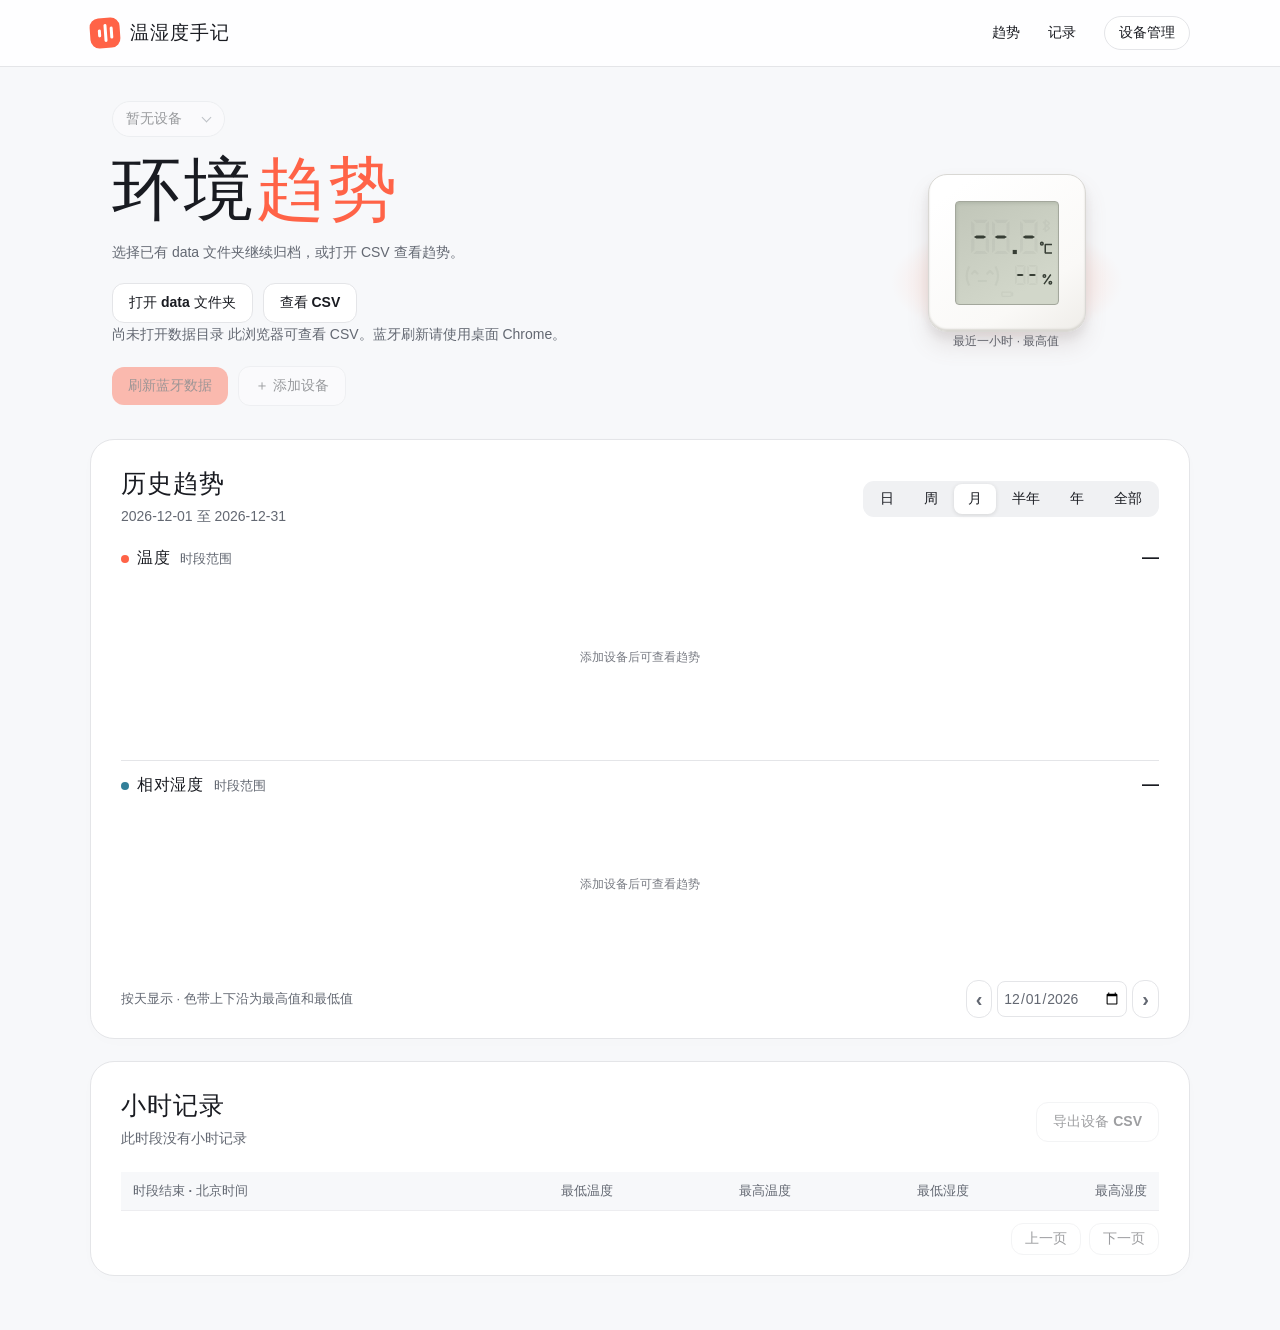
<file: index.html>
<!doctype html>
<html lang="zh-CN"><head><meta http-equiv="Content-Security-Policy" content="default-src 'none'; script-src 'unsafe-inline'; style-src 'unsafe-inline'; img-src data:; connect-src 'none'; base-uri 'none'; form-action 'none'"><meta charset="utf-8"><meta name="viewport" content="width=device-width,initial-scale=1">
<meta name="theme-color" content="#ff6347"><title>温湿度手记</title><link rel="icon" type="image/png" sizes="32x32" href="[data-uri]"><style>
:root{--accent:#FF6347;--ink:#191b21;--muted:#636872;--line:#e4e5e8;--blue:#327f99;font-family:Inter,-apple-system,BlinkMacSystemFont,"Segoe UI","Microsoft YaHei",sans-serif;color:var(--ink);background:#f7f8fa;font-size:16px;font-synthesis:none}*{box-sizing:border-box}body{margin:0}button,select,input,a{font:inherit;color:inherit}button,a,input,select{touch-action:manipulation}button,select,a[href]{cursor:pointer}button{border:0;background:none}a{text-decoration:none}button:disabled,a[aria-disabled=true]{opacity:.42;cursor:default;pointer-events:none}button:focus-visible,a:focus-visible,input:focus-visible,select:focus-visible,#plot:focus-visible{outline:3px solid #d64c33;outline-offset:3px}[hidden]{display:none!important}.wrap{width:min(1100px,calc(100% - 64px));margin:auto}header{border-bottom:1px solid var(--line);background:#ffffffec}.nav,.brand,nav,.actions,.picker,.cardhead,.seg,.chartfoot,.steps,.dialoghead,.pages,.tools{display:flex;align-items:center}.nav{height:66px;justify-content:space-between}.brand{font-size:19px;letter-spacing:.055em;font-weight:750;gap:10px}.brandmark{background:var(--accent);border-radius:9px;width:30px;height:30px;display:flex;align-items:center;justify-content:center;gap:3px;transform:rotate(-4deg)}.brandmark b{width:3px;border-radius:5px;background:white;height:8px}.brandmark b:nth-child(2){height:18px}.brandmark b:nth-child(3){height:12px}nav{gap:28px;font-size:14px;font-weight:550}nav button{font-size:inherit;border:1px solid var(--line);background:white;padding:7px 14px;border-radius:20px}.hero{display:flex;align-items:center;justify-content:space-between;gap:20px;padding:34px 6% 33px 2%;min-height:266px}.intro h1{font-size:clamp(44px,5.4vw,72px);line-height:1.16;letter-spacing:.045em;margin:12px 0}.intro h1 span{color:var(--accent)}p,.chartfoot{color:var(--muted);line-height:1.6}.intro p{margin:0 0 20px}.actions{gap:10px}.primary,.secondary,.pages button,#close,.steps button{border-radius:12px;padding:10px 16px;font-weight:600;font-size:14px}.primary{background:var(--accent);color:#24100d}.primary:hover{background:#ff785f}.secondary,.pages button,.steps button,#close{background:white;border:1px solid var(--line)}.secondary:hover,.pages button:hover{background:#f6f6f7}.art{width:235px;height:188px;position:relative;display:grid;place-items:center;isolation:isolate}.orbit{position:absolute;width:234px;height:118px;border-radius:50%;background:radial-gradient(ellipse,#ffb39e85,transparent 70%);bottom:6px;z-index:-1}.sensor{width:158px;height:158px;display:grid;place-items:center;border:1px solid #d9d8d4;border-radius:19px;background:linear-gradient(145deg,#fff 12%,#faf9f7 72%,#efede9);box-shadow:inset 0 -2px 2px #d7d5d0,0 6px 9px #514b4315,0 14px 22px #82665b24}
.lcd{display:block;width:104px;height:104px;border:1px solid #a3a79c;border-radius:4px;background:linear-gradient(150deg,#c1c6b9,#d2d7ca 80%);box-shadow:inset 1px 2px 3px #6d76652b;color:#373e35}
.lcd-idle{opacity:.045}
.caption{position:absolute;bottom:-3px;font-size:12px;color:#60626a}.card{padding:27px 30px 20px;background:white;border:1px solid var(--line);border-radius:24px;box-shadow:0 3px 18px #1e212803;margin-bottom:22px;scroll-margin:18px}.cardhead,.chartfoot,.dialoghead{justify-content:space-between;gap:12px}h2,h3{margin:0;letter-spacing:.045em}h2{font-size:25px}h3{font-size:18px}p{margin:5px 0;font-size:14px}.seg{background:#f0f1f3;border-radius:11px;padding:3px;gap:2px}.seg button{padding:6px 14px;font-size:14px;border-radius:8px}.seg .on{background:white;box-shadow:0 1px 4px #1c202021;font-weight:650}.chartWrap{position:relative;height:225px}canvas{width:100%;height:100%;display:block}.chartfoot{font-size:13px;margin-top:9px}.steps{gap:5px}.steps button{padding:2px 9px;font-size:20px}.steps input,form input{border:1px solid var(--line);border-radius:8px;background:#fff;padding:5px;font-size:14px}.scroll{overflow:auto;margin-top:18px}table{width:100%;border-collapse:collapse;white-space:nowrap;font-size:14px;font-variant-numeric:tabular-nums}td,th{padding:10px 12px;text-align:right;border-bottom:1px solid #ededf0}th{font-size:13px;color:var(--muted);background:#f7f8fa;font-weight:550}td:first-child,th:first-child{text-align:left}.pages{justify-content:flex-end;gap:8px;margin-top:12px}.pages button{padding:6px 13px}.notice{padding:10px 16px;background:#fff3ed;border-radius:12px;margin:0 0 14px}.dialoghead{margin-bottom:15px}dialog{width:min(450px,94vw);max-height:90vh;border:1px solid var(--line);border-radius:22px;padding:24px;color:var(--ink);box-shadow:0 20px 90px #25283130}dialog::backdrop{background:#20232b55;backdrop-filter:blur(3px)}#close{padding:2px 10px;font-size:20px}#known{margin-bottom:20px}.knownrow{display:flex;justify-content:space-between;gap:8px;border-bottom:1px solid var(--line);padding:8px 0;font-size:14px}.knownrow small{color:var(--muted)}dialog p{margin:8px 0 12px}form{display:grid;gap:12px;margin:16px 0}form label{display:grid;gap:5px;font-size:14px}form input{padding:9px}.tools{border-top:1px solid var(--line);padding-top:12px;gap:16px;font-size:14px}.tools a,.tools button,#found button{color:#a63a25}#found button{padding:6px;margin:6px 0}main{padding-bottom:32px}
@media(max-width:690px){.wrap{width:calc(100% - 26px)}.nav{height:56px}nav{gap:12px}.hero{padding:25px 4px;min-height:222px}.art{width:105px;height:120px;flex-shrink:0}.sensor{transform:scale(.64);position:absolute}.orbit{width:125px;height:70px}.caption{display:none}.actions{gap:6px}.actions button{padding:8px 10px}.card{padding:18px 14px;border-radius:18px}.cardhead,.chartfoot{flex-wrap:wrap}.seg button{padding:6px 12px}.chartWrap{height:200px}.chartfoot{gap:6px}.intro p{font-size:13px}.pages button{font-size:13px}nav a{display:none}}


.knownrow{align-items:center}.device-id{display:grid;gap:3px;min-width:0;overflow-wrap:anywhere}.edit-alias{flex:none;color:#a63a25;padding:6px 10px;border:1px solid var(--line);border-radius:8px;background:white}#aliasForm{padding:14px;background:#f6f7f8;border-radius:12px}.alias-actions{display:flex;gap:8px;justify-content:flex-end}

.picker{display:inline-flex;position:relative;max-width:100%;vertical-align:top}
#device{display:flex;align-items:center;gap:9px;max-width:min(320px,54vw);padding:7px 13px;background:white;border:1px solid #dfe1e5;border-radius:22px;font-size:14px;line-height:1.4;color:var(--ink)}
#device:hover,#device[aria-expanded=true]{border-color:#c5c8cd;background:#fdfdfd}
#device:focus-visible{outline:2px solid #818993;outline-offset:3px}
#deviceName,#deviceOptions span{overflow:hidden;text-overflow:ellipsis;white-space:nowrap;font-weight:600}
#deviceSuffix,#deviceOptions small{color:var(--muted);font-size:12px;letter-spacing:.025em;font-variant-numeric:tabular-nums;white-space:nowrap}
#device i{width:7px;height:7px;flex:none;margin:0 1px 3px 3px;border:solid #707781;border-width:0 1.5px 1.5px 0;transform:rotate(45deg)}
#device[aria-expanded=true] i{transform:rotate(225deg);margin-bottom:-3px}
#deviceOptions{position:absolute;top:calc(100% + 7px);left:0;z-index:5;list-style:none;margin:0;padding:5px;width:max-content;min-width:100%;max-width:min(340px,84vw);max-height:230px;overflow:auto;background:white;border:1px solid var(--line);border-radius:15px;box-shadow:0 8px 24px #22283218,0 2px 6px #22283208}
#deviceOptions li{display:grid;grid-template-columns:minmax(0,1fr) auto 14px;gap:10px;align-items:center;padding:9px 10px;border-radius:10px;cursor:pointer;font-size:14px}
#deviceOptions li.highlight,#deviceOptions li:hover{background:#f4f5f7}
#deviceOptions [aria-selected=true]::after{content:"";width:6px;height:10px;justify-self:center;border:solid #c34b34;border-width:0 2px 2px 0;transform:rotate(45deg)}

.resolution{display:flex;align-items:center;justify-content:flex-end;gap:10px;margin-top:12px;color:var(--muted);font-size:14px}
.trend-series{margin-top:16px}.trend-series+.trend-series{padding-top:14px;border-top:1px solid var(--line)}
.series-head{display:flex;align-items:baseline;gap:10px;min-height:30px;flex-wrap:wrap}
.series-head h3{font-size:16px}.series-head h3::before{content:"";display:inline-block;width:8px;height:8px;margin-right:8px;border-radius:50%;background:var(--accent)}
.humidity-series h3::before{background:var(--blue)}
.sample-time,.series-head strong{white-space:nowrap;font-variant-numeric:tabular-nums}
.sample-time{color:var(--muted);font-size:13px}.series-head strong{margin-left:auto;font-size:17px}
.trend-series .chartWrap{height:166px}.chartWrap:focus-visible{outline:2px solid #939aa3;outline-offset:2px;border-radius:4px}
@media(max-width:540px){.series-head{display:grid;grid-template-columns:1fr auto;gap:2px 6px}.sample-time{grid-row:2;grid-column:1/-1}.series-head strong{grid-column:2;grid-row:1}.trend-series .chartWrap{height:144px}.resolution{justify-content:flex-start}}

</style></head>
<body><header><div class="wrap nav"><a class="brand" href="#top"><i class="brandmark" aria-hidden="true"><b></b><b></b><b></b></i>温湿度手记</a><nav><a href="#trends">趋势</a><a href="#records">记录</a><button id="manage">设备管理</button></nav></div></header>
<main id="top" class="wrap">
<section class="hero"><div class="intro"><div class="picker" id="picker">
<button type="button" id="device" role="combobox" aria-label="当前设备" aria-expanded="false" aria-haspopup="listbox" aria-controls="deviceOptions" disabled><span id="deviceName">暂无设备</span><small id="deviceSuffix"></small><i aria-hidden="true"></i></button>
<ul id="deviceOptions" role="listbox" aria-label="选择设备" hidden></ul></div>
<h1>环境<span>趋势</span></h1><p id="summary">正在读取本地记录…</p>
<div id="archiveActions"><div class="actions"><button class="secondary" id="openFolder">打开 data 文件夹</button><button class="secondary" id="importCsv">查看 CSV</button></div><input type="file" accept=".csv,text/csv" multiple hidden id="csvFiles"><p><span id="archiveMode"></span> <span id="capability"></span></p></div>
<div class="actions"><button class="primary" id="sync">刷新蓝牙数据</button><button class="secondary" id="add">＋ 添加设备</button></div></div>
<div class="art"><div class="orbit"></div><div class="sensor">
<svg class="lcd" viewBox="0 0 120 120" role="img" aria-labelledby="lcdTitle">
  <title id="lcdTitle">温湿度计，暂无记录</title>
  <g id="lcdT" fill="currentColor"></g>
  <g fill="none" stroke="currentColor" stroke-linecap="square" stroke-linejoin="bevel">
    <path id="lcdTransfer" class="lcd-idle" d="m103 24 7 7-5 4V21l5 4-7 7" stroke-width="1.8"/>
    <g stroke-width="1.8"><circle cx="101" cy="49" r="1.5"/><path d="M112 50h-7v10h7"/></g>
    <g id="lcdFace" class="lcd-idle" stroke-width="2.5">
      <path d="M15 77q-5 10 0 20m32-20q5 10 0 20"/>
      <path id="lcdExpression" d="m19 84 3-3 3 3m12 0 3-3 3 3m-16 9h8"/>
    </g>
    <g stroke-width="1.7"><path d="m104 96 7-10"/><circle cx="104" cy="87" r="1.5"/><circle cx="111" cy="95" r="1.5"/></g>
    <g class="lcd-idle" stroke-width="1.5"><rect x="54" y="106" width="11" height="5" rx="1"/><path d="M66.5 107v3"/></g>
  </g>
  <g id="lcdH" fill="currentColor"></g>
</svg></div><div class="caption" id="lcdCaption">最近一小时 · 最高值</div></div></section>
<p class="notice" id="status" role="status" hidden></p>
<section id="trends" class="card"><div class="cardhead"><div><h2>历史趋势</h2><p id="dates"></p></div><div class="seg" id="period" aria-label="时间范围"><button data-p="day">日</button><button data-p="week">周</button><button data-p="month">月</button><button data-p="half">半年</button><button data-p="year">年</button><button data-p="all">全部</button></div></div>
<div class="resolution" id="resolution" hidden><span>显示单位</span><div class="seg"><button data-unit="hour" hidden>按小时</button><button data-unit="day">按日</button><button data-unit="month">按月</button></div></div>
<div class="trend-series">
  <div class="series-head"><h3>温度</h3><span class="sample-time"></span><strong id="rangeT">—</strong></div>
  <div class="chartWrap" tabindex="0" aria-label="温度趋势。滚轮平移时间，左右方向键查看同期读数。"><canvas id="temperatureChart"></canvas></div>
</div>
<div class="trend-series humidity-series">
  <div class="series-head"><h3>相对湿度</h3><span class="sample-time"></span><strong id="rangeH">—</strong></div>
  <div class="chartWrap" tabindex="0" aria-label="相对湿度趋势。滚轮平移时间，左右方向键查看同期读数。"><canvas id="humidityChart"></canvas></div>
</div>
<div class="chartfoot"><span id="legend"></span><div class="steps"><button id="prev" aria-label="上一周期">‹</button><input type="date" id="date" aria-label="起始日期"><button id="next" aria-label="下一周期">›</button></div></div></section>
<section id="records" class="card"><div class="cardhead"><div><h2>小时记录</h2><p id="tableInfo"></p></div><a class="secondary" id="download" href="#">导出设备 CSV</a></div><div class="scroll"><table><thead><tr><th>时段结束 · 北京时间</th><th>最低温度</th><th>最高温度</th><th>最低湿度</th><th>最高湿度</th></tr></thead><tbody id="rows"></tbody></table></div><div class="pages"><button id="previousPage">上一页</button><button id="nextPage">下一页</button></div></section>
</main>
<dialog id="dialog"><div class="dialoghead"><h2>设备管理</h2><button id="close" aria-label="关闭">×</button></div><div id="known"></div>
<form id="aliasForm" hidden><label>修改设备别名<input id="aliasName" required maxlength="60"></label><small id="aliasAddress"></small><div class="alias-actions"><button type="button" class="secondary" id="cancelAlias">取消</button><button class="primary" id="saveAlias">保存别名</button></div></form><h3>添加温湿度计</h3><p id="pairHelp">将温湿度计放在电脑旁，退出米家设备页。首次使用此浏览器时，选择实物，再关联已有档案或新建设备。</p>
<button class="secondary" id="scan">选择蓝牙设备</button><form id="form"><label id="archiveTargetLabel">归档目标<select id="archiveTarget"></select></label><label><span id="macLabel">已知 MAC 地址（可选）</span><input id="mac" placeholder="AA:BB:CC:DD:EE:FF" maxlength="17"></label><label>设备名称<input id="name" required placeholder="例如：卧室" maxlength="60"></label><button class="primary">保存设备</button></form><p role="status" id="dialogStatus"></p><div class="tools"><a href="#" id="allcsv">导出总表</a><button id="merge">重新合并</button></div></dialog>
<script>
"use strict";
const Archive = (() => {
  const fields = ["设备记录序号","时段结束时间（北京时间，估算）","最低温度（℃）","最高温度（℃）","最低相对湿度（%）","最高相对湿度（%）","设备计时（秒）"];
  const masterName = "all_devices.csv";
  const equal = (a,b) => a.length===b.length && a.every((v,i)=>v===b[i]);
  const order = (a,b) => Date.parse(a[1])-Date.parse(b[1]) || Number(a[0])-Number(b[0]);
  function name(value) {
    const text = String(value ?? "").trim();
    if(!text || text.length>60 || /^[=+@-]|[\x00-\x1f]/.test(text)) throw Error("请输入有效的设备别名（1–60 字）。");
    return text;
  }
  function id(value) {
    if(/^web-[a-f\d]{8}-[a-f\d]{4}-[a-f\d]{4}-[a-f\d]{4}-[a-f\d]{12}$/i.test(value)) return value.toLowerCase();
    const address=String(value).replaceAll("-",":").toUpperCase();
    if(!/^(?:[A-F\d]{2}:){5}[A-F\d]{2}$/.test(address)) throw Error("无法识别档案中的设备标识。");
    return address;
  }
  function csvRows(text) {
    text=text.replace(/^\uFEFF/,"");
    const rows=[]; let row=[], cell="", quoted=false, closed=false;
    for(let i=0;i<text.length;i++){
      const c=text[i];
      if(quoted){
        if(c!=='"'){cell+=c;continue}
        if(text[i+1]==='"'){cell+='"';i++;continue}
        quoted=false;closed=true;continue;
      }
      if(c===","){row.push(cell);cell="";closed=false;continue}
      if(c==="\r" || c==="\n"){
        if(c==="\r" && text[i+1]==="\n")i++;
        row.push(cell);if(row.length>1 || cell)rows.push(row);
        row=[];cell="";closed=false;continue;
      }
      if(closed || (c==='"' && cell))throw Error("CSV 引号格式不正确。");
      if(c==='"')quoted=true;else cell+=c;
    }
    if(quoted)throw Error("CSV 引号未闭合。");
    if(row.length || cell || closed){row.push(cell);rows.push(row)}
    return rows;
  }
  function parse(text, fallback) {
    const [header,...records]=csvRows(text);
    const full=header && equal(header.slice(2),fields) && header[0]==="设备名称" && ["蓝牙地址","设备标识"].includes(header[1]);
    if(!header || (!full && !equal(header,fields)))throw Error("CSV 表头不属于温湿度手记。");
    return records.map((row,index)=>{
      const line=index+2;
      if(row.length!==header.length)throw Error("CSV 第 "+line+" 行列数异常。");
      const values=full?row.slice(2):row;
      const [seq,time,lo,hi,dry,wet,seconds]=values;
      if(!/^\d+$/.test(seq) || !/^\d+$/.test(seconds) || !/^\d{4}-\d\d-\d\dT\d\d:\d\d:\d\d(?:\.\d+)?(?:Z|[+-]\d\d:\d\d)$/.test(time) ||
         !Number.isFinite(Date.parse(time)) || ![lo,hi,dry,wet].every(v=>/^-?\d+(?:\.\d+)?$/.test(v)&&Number.isFinite(+v)) ||
         +lo>+hi || +dry<0 || +wet>100 || +dry>+wet)throw Error("CSV 第 "+line+" 行记录无效。");
      const address=full?id(row[1]):fallback?.address;
      if(!address || (fallback?.strict && address!==fallback.address))throw Error("记录与所在设备目录不符。");
      return {address,name:full?name(row[0]):fallback.name,values};
    });
  }
  function encode(devices) {
    const lines=[];
    let usesKey=false;
    for(const device of devices){
      usesKey ||= device.address.startsWith("web-");
      for(const row of device.rows)lines.push([device.name,device.address,...row]);
    }
    lines.sort((a,b)=>Date.parse(a[3])-Date.parse(b[3]) || a[1].localeCompare(b[1]));
    lines.unshift(["设备名称",usesKey?"设备标识":"蓝牙地址",...fields]);
    const escape=v=>/[",\r\n]/.test(v)?'"'+String(v).replaceAll('"','""')+'"':String(v);
    return "\uFEFF"+lines.map(row=>row.map(escape).join(",")).join("\r\n")+"\r\n";
  }
  function merge(existing,incoming) {
    const seen=new Map(), rows=[];
    for(const row of [...existing,...incoming]){
      const key=Number(row[0])+"/"+Number(row[6]), time=Date.parse(row[1]);
      const list=seen.get(key) || [];
      const match=list.find(entry=>Math.abs(entry.time-time)<1800000);
      if(match){
        if(![2,3,4,5].every(i=>Number(match.row[i])===Number(row[i])))throw Error("记录 "+row[0]+" 与已有数据冲突，请检查所选设备。");
        continue;
      }
      list.push({time,row});seen.set(key,list);rows.push(row);
    }
    return rows.sort(order);
  }
  async function optional(dir,key,directory=false){
    try{return await (directory?dir.getDirectoryHandle(key):dir.getFileHandle(key))}
    catch(error){if(error.name==="NotFoundError")return null;throw error}
  }
  async function read(handle){return (await handle.getFile()).text()}
  async function write(dir,key,text){
    const previous=await optional(dir,key);
    const handle=previous || await dir.getFileHandle(key,{create:true});
    let stream;
    try{
      stream=await handle.createWritable();
      await stream.write(text);
      await stream.close();
    }catch(error){
      if(stream)await stream.abort().catch(()=>{});
      if(!previous)await dir.removeEntry(key).catch(()=>{});
      throw error;
    }
  }
  function insertCsv(map,items) {
    const groups=new Map();
    for(const r of items){
      if(!map.has(r.address))map.set(r.address,{address:r.address,name:r.name,rows:[]});
      if(!groups.has(r.address))groups.set(r.address,[]);
      groups.get(r.address).push(r.values);
    }
    for(const [address,rows] of groups){const d=map.get(address);d.rows=merge(d.rows,rows)}
  }
  async function load(root){
    const map=new Map();
    for await(const dir of root.values()){
      if(dir.kind!=="directory")continue;
      const meta=await optional(dir,"device.json");
      if(!meta)continue;
      const info=JSON.parse(await read(meta)),address=id(info.address);
      if(dir.name.toLowerCase()!==address.replaceAll(":","").toLowerCase() || map.has(address))throw Error("设备目录和标识不一致。");
      const device={...info,address,name:name(info.name),rows:[]};
      map.set(address,device);
      const files=[],history=await optional(dir,"history.csv"),raw=await optional(dir,"raw_exports",true);
      if(history)files.push(history);
      if(raw)for await(const f of raw.values())if(f.kind==="file" && f.name.endsWith(".csv"))files.push(f);
      const rows=[];
      for(const f of files){
        try{for(const r of parse(await read(f),{...device,strict:true}))rows.push(r.values)}
        catch(error){throw Error(f.name+"："+error.message)}
      }
      device.rows=merge([],rows);
    }
    const master=await optional(root,masterName);
    if(master)insertCsv(map,parse(await read(master)));
    return map;
  }
  async function persist(root,map,changed,rawRows){
    const targets=changed?[map.get(changed)]:[...map.values()];
    for(const device of targets){
      const dir=await root.getDirectoryHandle(device.address.replaceAll(":",""),{create:true});
      const {rows,...info}=device;
      await write(dir,"device.json",JSON.stringify(info,null,2));
      if(rawRows?.length){
        const raw=await dir.getDirectoryHandle("raw_exports",{create:true});
        await write(raw,"history_"+new Date().toISOString().replace(/[:.]/g,"-")+"_"+crypto.randomUUID().slice(0,8)+".csv",encode([{...device,rows:rawRows}]));
      }
      await write(dir,"history.csv",encode([device]));
    }
    await write(root,masterName,encode(map.values()));
  }
  return {load,persist,parse,encode,merge,insertCsv,id,name};
})();

</script>
<script>
"use strict";
const SensorHistory=(()=>{
  const uuid=short=>"ebe0"+short+"-7a0a-4b0c-8a1a-6ff2997da3a6";
  function choose(){
    if(!navigator.bluetooth?.requestDevice)throw Error("当前浏览器无法连接蓝牙，请用桌面 Chrome 打开；已有 CSV 仍可查看。");
    // Some stock devices advertise MiBeacon without a local name.
    return navigator.bluetooth.requestDevice({acceptAllDevices:true,optionalServices:[uuid("ccb0")]});
  }
  function unpack(view,origin){
    if(view.byteLength!==14)throw Error("设备历史记录格式不匹配。");
    const seq=view.getUint32(0,true),tick=view.getUint32(4,true);
    const high=view.getInt16(8,true)/10,wet=view.getUint8(10),low=view.getInt16(11,true)/10,dry=view.getUint8(13);
    if(low>high || dry>wet || wet>100)throw Error("设备返回了无效的温湿度范围。");
    const time=new Date(origin+tick*1000+8*3600000).toISOString().slice(0,19)+"+08:00";
    return [seq,time,low.toFixed(1),high.toFixed(1),dry,wet,tick].map(String);
  }
  async function collect(device,report,onTransfer=()=>{}){
    let history,onPacket,onLost,timer;
    try{
      const server=await device.gatt.connect();
      const service=await server.getPrimaryService(uuid("ccb0"));
      const clock=await (await service.getCharacteristic(uuid("ccb7"))).readValue();
      const origin=Date.now()-clock.getUint32(0,true)*1000;
      const counts=await (await service.getCharacteristic(uuid("ccb9"))).readValue();
      const retained=counts.getUint32(4,true);
      if(!retained)return [];
      history=await service.getCharacteristic(uuid("ccbc"));
      onTransfer(true);
      report("已连接，准备读取 "+retained.toLocaleString()+" 条历史记录。");
      const records=new Map();
      await new Promise((resolve,reject)=>{
        const resetTimer=()=>{
          clearTimeout(timer);
          timer=setTimeout(()=>reject(Error("设备连续 35 秒没有返回新记录。已读取 "+records.size+" / "+retained+" 条，请重新刷新。")),35000);
        };
        onLost=()=>reject(Error("蓝牙连接已断开，请靠近设备后重新刷新。"));
        onPacket=event=>{
          try{
            const row=unpack(event.target.value,origin);
            if(records.has(row[0]))return;
            records.set(row[0],row);
            resetTimer();
            if(records.size===1 || records.size%50===0)report("已读取 "+records.size.toLocaleString()+" / "+retained.toLocaleString()+" 条");
            if(records.size===retained)resolve();
          }catch(error){reject(error)}
        };
        history.addEventListener("characteristicvaluechanged",onPacket);
        device.addEventListener("gattserverdisconnected",onLost);
        resetTimer();
        history.startNotifications().catch(reject);
      });
      return [...records.values()];
    }finally{
      onTransfer(false);
      clearTimeout(timer);
      if(onPacket)history.removeEventListener("characteristicvaluechanged",onPacket);
      if(onLost)device.removeEventListener("gattserverdisconnected",onLost);
      if(device.gatt.connected)device.gatt.disconnect();
    }
  }
  return {choose,collect};
})();

</script>
<script>
"use strict";
const standalone = (()=>{
  let root=null,archive=new Map(),busy=false,pending=null;
  const connected=new Map();
  const canWrite=()=>Boolean(root && !busy);
  const hasBluetooth=Boolean(navigator.bluetooth?.requestDevice);
  function records(address){
    return (archive.get(address)?.rows || []).map(r=>[r[1],...r.slice(2,6).map(Number)]);
  }
  function message(error){
    if(error.name==="NotFoundError")return "没有选中设备或找不到历史服务。请确认型号为 LYWSD03MMC，并退出米家设备页。";
    if(error.name==="SecurityError")return "浏览器限制了此次访问。请使用桌面 Chrome；若本地文件模式受限，可将同一 HTML 放在 HTTPS 静态站点上打开。";
    if(error.name==="NotAllowedError")return "浏览器未授予所需权限。请重新选择设备或数据文件夹。";
    return error.message || String(error);
  }
  function controls(){
    $("sync").disabled=!canWrite() || !state.address || !hasBluetooth;
    $("scan").disabled=!canWrite() || !hasBluetooth;
    $("merge").disabled=!canWrite();
    $("openFolder").disabled=busy || !window.showDirectoryPicker;
    $("importCsv").disabled=busy;
    $("add").disabled=!canWrite() || !hasBluetooth;
    $("allcsv").disabled=busy || !archive.size;
    $("form").hidden=!pending;
    for(const el of $("known").querySelectorAll(".edit-alias"))el.disabled=!canWrite();
    if(!root && !archive.size)$("summary").textContent="选择已有 data 文件夹继续归档，或打开 CSV 查看趋势。";
    $("archiveMode").textContent=root?"数据目录："+root.name:archive.size?"CSV 查看模式":"尚未打开数据目录";
    $("capability").textContent=!hasBluetooth?"此浏览器可查看 CSV。蓝牙刷新请使用桌面 Chrome。":
      !window.showDirectoryPicker?"此浏览器无法直接写入目录，可选择 CSV 查看记录。":"";
  }
  async function redraw(reset=false){
    if(!archive.has(state.address))state.address=archive.keys().next().value || "";
    state.devices=Object.fromEntries([...archive].map(([key,d])=>[key,d.name]));
    deviceList();
    await loadRows(!reset);
    controls();
  }
  async function run(work){
    if(busy)return;
    busy=true;controls();
    try{await work()}catch(error){if(error.name!=="AbortError")msg(message(error))}
    finally{busy=false;controls()}
  }
  async function openFolder(){
    const selected=await window.showDirectoryPicker({id:"thermojournal",mode:"readwrite"});
    const folder=selected.name.toLowerCase()==="data"?selected:await selected.getDirectoryHandle("data",{create:true});
    const next=await Archive.load(folder);
    root=folder;archive=next;pending=null;connected.clear();
    await redraw(true);msg(next.size?"已打开数据目录。":"已打开空数据目录，可以添加设备。");
  }
  async function viewCsv(files){
    if(!files.length)return;
    const next=new Map();
    for(const file of files){
      const fallback={address:"web-"+crypto.randomUUID(),name:"导入记录 "+(next.size+1)};
      Archive.insertCsv(next,Archive.parse(await file.text(),fallback));
    }
    root=null;archive=next;pending=null;connected.clear();
    await redraw(true);msg("CSV 已打开。需要刷新蓝牙时，请打开可写的 data 文件夹。");
  }
  async function change(work){
    if(!root)throw Error("请先打开可写的数据目录。");
    const action=async()=>{
      // Re-read inside the lock so another tab's recent export is preserved.
      const fresh=await Archive.load(root);
      await work(fresh);
      archive=fresh;
    };
    if(navigator.locks)await navigator.locks.request("thermojournal-archive",action);
    else await action();
  }
  function boundTo(map,device){
    return [...map.values()].find(d=>d.browserIds?.includes(device.id));
  }
  function offer(device,requested){
    const known=boundTo(archive,device);
    if(known && requested && known.address!==requested)throw Error("选中的是「"+known.name+"」，请切换到对应设备。");
    pending=device;
    const target=$("archiveTarget");
    target.replaceChildren(new Option("新建设备档案",""));
    for(const d of archive.values())target.add(new Option(d.name+" · "+d.address.slice(-5),d.address));
    target.value=known?.address || requested || "";
    target.disabled=Boolean(known || requested);
    $("mac").value="";$("mac").required=false;
    updateForm();
    $("form").hidden=false;
    if(!$("dialog").open)$("dialog").showModal();
    msg("已选中 "+(device.name || "蓝牙设备")+"。请核对实物与归档目标，保存关联后即可刷新。");
  }
  function updateForm(){
    const existing=archive.get($("archiveTarget").value);
    $("name").value=existing?.name || pending?.name || "温湿度计";
    $("name").readOnly=Boolean(existing);
    $("mac").parentElement.hidden=Boolean(existing);
  }
  async function register(){
    if(!pending)throw Error("请先选择蓝牙设备。");
    const device=pending, target=$("archiveTarget").value;
    const key=target || ($("mac").value.trim()?Archive.id($("mac").value.trim()):"web-"+crypto.randomUUID());
    const alias=Archive.name($("name").value);
    await change(async fresh=>{
      const linked=boundTo(fresh,device);
      if(linked && linked.address!==key)throw Error("该设备已关联到另一个档案。");
      if(!target && fresh.has(key))throw Error("该地址已有档案，请在归档目标中选择它。");
      if(target && !fresh.has(key))throw Error("目标档案不存在，请重新打开目录。");
      const d=fresh.get(key) || {address:key,name:alias,rows:[]};
      d.browserIds=[...new Set([...(d.browserIds || []),device.id])];
      fresh.set(key,d);
      await Archive.persist(root,fresh,key);
    });
    connected.set(key,device);state.address=key;pending=null;
    $("dialog").close();await redraw(true);msg("设备已关联，点击「刷新蓝牙数据」读取历史。");
  }
  async function sync(){
    const key=state.address;
    let device=connected.get(key);
    if(!device){
      device=await SensorHistory.choose();
      if(boundTo(archive,device)?.address!==key){offer(device,key);return}
      connected.set(key,device);
    }
    msg("正在连接 "+archive.get(key).name+"…");
    const incoming=await SensorHistory.collect(device,msg,active=>$("lcdTransfer").classList.toggle("lcd-idle",!active));
    let added=0;
    await change(async fresh=>{
      if(boundTo(fresh,device)?.address!==key)throw Error("设备关联发生变化，请重新选择。");
      const d=fresh.get(key), old=d.rows.length;
      d.rows=Archive.merge(d.rows,incoming);added=d.rows.length-old;
      await Archive.persist(root,fresh,key,incoming);
    });
    await redraw(true);msg("刷新完成。读取 "+incoming.length+" 条，新增 "+added+" 条。");
  }
  async function rename(address,value){
    const alias=Archive.name(value);
    await change(async fresh=>{
      const d=fresh.get(address);
      if(!d)throw Error("找不到此设备。");
      d.name=alias;await Archive.persist(root,fresh,address);
    });
  }
  function download(address){
    const devices=address?[archive.get(address)]:archive.values();
    const link=document.createElement("a");
    link.href=URL.createObjectURL(new Blob([Archive.encode(devices)],{type:"text/csv;charset=utf-8"}));
    link.download=address?address.replaceAll(":","")+"_历史.csv":"温湿度总表.csv";
    link.click();setTimeout(()=>URL.revokeObjectURL(link.href),30000);
  }
  async function start(){
    $("archiveTarget").onchange=updateForm;
    $("openFolder").onclick=()=>run(openFolder);
    $("importCsv").onclick=()=>$("csvFiles").click();
    $("csvFiles").onchange=e=>{const files=[...e.target.files];e.target.value="";run(()=>viewCsv(files))};
    $("download").onclick=e=>{e.preventDefault();if(state.rows.length)download(state.address)};
    $("allcsv").onclick=e=>{e.preventDefault();if(archive.size)download()};
    $("dialog").addEventListener("close",()=>{pending=null;controls()});
    await redraw(true);
  }
  return {records,start,run,rename,register,sync,
    scan:async()=>offer(await SensorHistory.choose(),""),
    merge:async()=>{await change(fresh=>Archive.persist(root,fresh));await redraw();msg("所有设备档案已重新合并。")}};
})();

</script>
<script>
"use strict";

// Clockwise from the top bar, with the centre bar last.
const lcdBars = [
  "M2 0h14l-3 3H5z", "M17 1v13l-2 2-1-2V4z",
  "M15 17l2 2v13l-3-3V19z", "M2 33l3-3h8l3 3z",
  "M0 19l2-2 1 2v10l-3 3z", "M0 1l3 3v10l-1 2-2-2z",
  "M2.5 16.5 5 15h7l2.5 1.5L12 18H5z"
];
const lcdGlyphs = {
  "0":"abcdef", "1":"bc", "2":"abdeg", "3":"abcdg", "4":"bcfg",
  "5":"acdfg", "6":"acdefg", "7":"abc", "8":"abcdefg", "9":"abcdfg", "-":"g"
};

function drawLcdNumber(group, value, right, top, maxWidth, scale) {
  let offset = 0;
  const parts = [];
  for (const glyph of value) {
    if (glyph === ".") {
      parts.push('<rect x="' + offset + '" y="29" width="4" height="4"/>');
      offset += 7;
    } else {
      const bars = lcdBars.map((path, i) => {
        const active = lcdGlyphs[glyph].includes("abcdefg"[i]);
        return '<path d="' + path + '"' + (active ? '' : ' class="lcd-idle"') + '/>';
      });
      parts.push('<g transform="translate(' + offset + ')">' + bars.join("") + '</g>');
      offset += 20;
    }
  }
  const width = offset - 3;
  const scaleX = Math.min(scale, maxWidth / width);
  group.setAttribute("transform", "translate(" + (right - width * scaleX) + " " + top + ") scale(" + scaleX + " " + scale + ")");
  group.innerHTML = parts.join("");
}

function renderLcd(row) {
  const temperature = row ? Number(row[2]).toFixed(1) : "--.-";
  const humidity = row ? String(Math.round(row[4])) : "--";
  drawLcdNumber($("lcdT"), temperature.length <= 6 ? temperature : "--.-", 96, 21, 91, 1.22);
  drawLcdNumber($("lcdH"), humidity, 96, 74, 43, .72);

  const comfortable = row && row[2] >= 19 && row[2] <= 27 && row[4] >= 20 && row[4] <= 85;
  $("lcdFace").classList.toggle("lcd-idle", !row);
  $("lcdExpression").setAttribute("d", comfortable || !row
    ? "m19 84 3-3 3 3m12 0 3-3 3 3m-16 9h8"
    : "M19 83h6m12 0h6m-16 10 4-4 4 4");
  $("lcdTitle").textContent = row
    ? "最近一条小时记录，最高温度 " + temperature + " °C，最高湿度 " + humidity + "%。按这两个最高值判断：" + (comfortable ? "舒适" : "超出舒适区间")
    : "温湿度计，暂无记录";
}

</script>
<script>
"use strict";
const $ = id => document.getElementById(id);
const dayMs = 86400000, hourMs = dayMs/24;
const state = {address:"", devices:{}, rows:[], period:"month", start:null, anchor:null, preferredDay:1, units:{week:"day",half:"day",year:"month"}, page:0, selected:-1};
const iso = time => new Date(time).toISOString().slice(0,10);
const num = n => n.toLocaleString("zh-CN",{maximumFractionDigits:1});
const formatRange = (a,b,unit) => a===Infinity ? "—" : num(a)+" – "+num(b)+" "+unit;
function msg(text) {
  $("status").textContent=text; $("status").hidden=!text;
  $("dialogStatus").textContent=text;
}
function bind(id,handler) {
  $(id).addEventListener("click",async()=>{try{await handler()}catch(e){msg(e.message)}});
}
function shiftedDate(row) { return Date.parse(row[0])+8*hourMs; }
const periodMonths={month:1,half:6,year:12};
function midnight(time){return Math.floor(time/dayMs)*dayMs}
function monthShift(time,months,preferredDay=new Date(time).getUTCDate()){
  const d=new Date(time);
  const first=Date.UTC(d.getUTCFullYear(),d.getUTCMonth()+months,1);
  const lastDay=new Date(Date.UTC(d.getUTCFullYear(),d.getUTCMonth()+months+1,0)).getUTCDate();
  return first+(Math.min(preferredDay,lastDay)-1)*dayMs;
}
function naturalStart(time,period){
  const d=new Date(time);
  switch(period){
    case "week":return midnight(time)-((d.getUTCDay()+6)%7)*dayMs;
    case "month":return monthShift(time,0,1);
    case "half":return Date.UTC(d.getUTCFullYear(),d.getUTCMonth()<6?0:6,1);
    case "year":return Date.UTC(d.getUTCFullYear(),0,1);
    default:return midnight(time);
  }
}
function movePeriod(time,dir,period){
  if(period==="day")return time+dir*dayMs;
  if(period==="week")return time+dir*7*dayMs;
  return monthShift(time,dir*periodMonths[period]);
}
function setWindow(start,anchor=start,preferredDay=new Date(start).getUTCDate()){
  state.start=start;state.anchor=anchor;state.preferredDay=preferredDay;
}
function displayUnit(){
  return state.units[state.period] || (state.period==="day"?"hour":"day");
}
function periodBounds(){
  if(state.period==="all"){
    const a=state.rows.length?shiftedDate(state.rows[0]):state.start;
    const b=state.rows.length?shiftedDate(state.rows.at(-1)):a;
    return [midnight(a),midnight(b)+dayMs,b-a>730*dayMs?0:dayMs];
  }
  const start=state.start;
  const step={hour:hourMs,day:dayMs,month:0}[displayUnit()];
  return [start,movePeriod(start,1,state.period),step];
}
let buckets=[], filtered=[], bounds=[], stepUnit="";
const series=[
  {canvas:"temperatureChart",readout:"rangeT",unit:"°C",color:"#ed543b",fill:"255,99,71",precision:.5},
  {canvas:"humidityChart",readout:"rangeH",unit:"%",color:"#327f99",fill:"50,127,153",precision:1}
];
function groupRows(){
  bounds=periodBounds();
  const [start,end,step]=bounds;
  stepUnit=step===hourMs?"小时":step===dayMs?"天":"月";
  buckets=[];filtered=[];
  for(let i=0,t=start;t<end;i++){
    const next=step?t+step:monthShift(start,i+1);
    buckets.push({t,end:Math.min(next,end),n:0,min:[Infinity,Infinity],max:[-Infinity,-Infinity]});
    t=next;
  }
  let index=0;
  for(const row of state.rows){
    const time=shiftedDate(row);
    if(time<start || time>=end)continue;
    filtered.push(row);
    while(index+1<buckets.length && buckets[index+1].t<=time)index++;
    const bucket=buckets[index];
    bucket.n++;
    for(let k=0;k<series.length;k++){
      bucket.min[k]=Math.min(bucket.min[k],row[1+2*k]);
      bucket.max[k]=Math.max(bucket.max[k],row[2+2*k]);
    }
  }
  series.forEach((item,k)=>{
    item.low=buckets.reduce((v,b)=>Math.min(v,b.min[k]),Infinity);
    item.high=buckets.reduce((v,b)=>Math.max(v,b.max[k]),-Infinity);
  });
}
function axisLabel(t){
  const d=new Date(t);
  if(state.period==="day")return String(d.getUTCHours()).padStart(2,"0")+":00";
  if(stepUnit==="小时")return (d.getUTCMonth()+1)+"/"+d.getUTCDate()+" "+String(d.getUTCHours()).padStart(2,"0")+":00";
  if(stepUnit==="月" && d.getUTCDate()===1)return d.getUTCFullYear()+"/"+(d.getUTCMonth()+1);
  return (d.getUTCMonth()+1)+"/"+d.getUTCDate();
}
function clockLabel(time){return new Date(time).toISOString().slice(0,16).replace("T"," ")}
function draw(){
  if(!bounds.length)return;
  const focus=buckets[state.selected];
  let label="时段范围";
  if(focus){
    if(stepUnit==="小时")label=clockLabel(focus.t);
    else if(stepUnit==="月")label=iso(focus.t)+" 至 "+iso(focus.end-1);
    else label=iso(focus.t);
  }
  document.querySelectorAll(".sample-time").forEach(span=>{span.textContent=label});
  series.forEach((item,k)=>{
    $(item.readout).textContent=focus&&!focus.n?"无记录":
      formatRange(focus?focus.min[k]:item.low,focus?focus.max[k]:item.high,item.unit);
    drawSeries(item,k);
  });
}
const axisLabelWidth=42;
const rightInset=1;
function drawSeries(item,k){
  const canvas=$(item.canvas), w=canvas.clientWidth,h=canvas.clientHeight;if(w<10 || !bounds.length)return;
  const ratio=window.devicePixelRatio||1;canvas.width=Math.round(w*ratio);canvas.height=Math.round(h*ratio);
  const ctx=canvas.getContext("2d");ctx.scale(ratio,ratio);
  const l=axisLabelWidth,r=w-rightInset,top=15,bottom=h-28;
  const {color,fill,unit,precision}=item;
  ctx.font='12px "Segoe UI","Microsoft YaHei",sans-serif';
  if(item.low===Infinity){ctx.fillStyle="#777a82";ctx.textAlign="center";ctx.fillText(state.address?"此时段没有记录":"添加设备后可查看趋势",w/2,h/2);return;}
  let lo=item.low,hi=item.high;
  const spacing=Math.max(precision,Math.ceil((hi-lo)/4/precision)*precision);
  lo=Math.floor(lo/spacing)*spacing;hi=Math.max(lo+spacing,Math.ceil(hi/spacing)*spacing);
  const x=i=>buckets.length===1?(l+r)/2:l+(r-l)*i/(buckets.length-1);
  const y=v=>bottom-(bottom-top)*(v-lo)/(hi-lo);
  ctx.textAlign="right";
  for(let value=lo;value<=hi+.00001;value+=spacing){
    ctx.fillStyle="#676b73";ctx.fillText(num(value)+unit,l-8,y(value)+4);ctx.strokeStyle="#e9eaed";ctx.lineWidth=1;
    ctx.beginPath();ctx.moveTo(l,y(value));ctx.lineTo(r,y(value));ctx.stroke();
  }
  ctx.textAlign="center";
  const ticks=Math.min(w<500?4:7,buckets.length);
  for(let i=0;i<ticks;i++){
    const j=ticks===1?0:Math.round(i*(buckets.length-1)/(ticks-1));
    const label=axisLabel(buckets[j].t);
    const halfWidth=ctx.measureText(label).width/2;
    ctx.fillText(label,Math.min(r-halfWidth,Math.max(halfWidth,x(j))),h-6);
  }
  const gradient=ctx.createLinearGradient(0,top,0,bottom);
  gradient.addColorStop(0,"rgba("+fill+",.37)");gradient.addColorStop(1,"rgba("+fill+",.07)");
  for(let i=0;i<buckets.length;){
    if(!buckets[i].n){i++;continue;}
    const first=i;while(i<buckets.length&&buckets[i].n)i++;const last=i-1;
    ctx.beginPath();ctx.moveTo(x(first),y(buckets[first].max[k]));
    for(let j=first+1;j<=last;j++)ctx.lineTo(x(j),y(buckets[j].max[k]));
    for(let j=last;j>=first;j--)ctx.lineTo(x(j),y(buckets[j].min[k]));
    ctx.closePath();ctx.fillStyle=gradient;ctx.fill();
    for(const key of ["min","max"]){
      ctx.beginPath();ctx.moveTo(x(first),y(buckets[first][key][k]));
      for(let j=first+1;j<=last;j++)ctx.lineTo(x(j),y(buckets[j][key][k]));
      ctx.strokeStyle=key==="max"?color:"rgba("+fill+",.65)";ctx.lineWidth=key==="max"?2.4:1.5;ctx.stroke();
      if(first===last){ctx.fillStyle=color;ctx.beginPath();ctx.arc(x(first),y(buckets[first][key][k]),3,0,2*Math.PI);ctx.fill();}
    }
  }
  const focus=buckets[state.selected];
  if(focus){
    const pos=x(state.selected);ctx.strokeStyle="#737782";ctx.setLineDash([3,4]);ctx.beginPath();ctx.moveTo(pos,top);ctx.lineTo(pos,bottom);ctx.stroke();

  }
}
function table(){
  const limit=8, end=filtered.length-state.page*limit, rows=filtered.slice(Math.max(0,end-limit),end).reverse();
  $("rows").replaceChildren();
  for(const r of rows){
    const tr=document.createElement("tr");
    for(const val of [r[0].slice(0,16).replace("T"," "),num(r[1])+" °C",num(r[2])+" °C",r[3]+"%",r[4]+"%"]){
      const cell=document.createElement("td");cell.textContent=val;tr.append(cell);
    }
    $("rows").append(tr);
  }
  $("tableInfo").textContent=rows.length?"所选时段共 "+num(filtered.length)+" 条 · 第 "+(state.page+1)+" / "+Math.ceil(filtered.length/limit)+" 页":"此时段没有小时记录";
  $("nextPage").disabled=end<=limit;$("previousPage").disabled=state.page===0;
}
function render(){
  groupRows();state.selected=-1;state.page=0;
  $("dates").textContent=stepUnit==="小时"?clockLabel(bounds[0])+" 至 "+clockLabel(bounds[1])+"（北京时间）":iso(bounds[0])+" 至 "+iso(bounds[1]-1);
  $("legend").textContent="按"+stepUnit+"显示 · 色带上下沿为最高值和最低值";
  $("date").value=iso(bounds[0]);$("date").disabled=$("prev").disabled=$("next").disabled=state.period==="all";
  for(const b of $("period").children){b.classList.toggle("on",b.dataset.p===state.period);b.setAttribute("aria-pressed",b.dataset.p===state.period)}
  $("resolution").hidden=!Object.hasOwn(state.units,state.period);
  for(const b of $("resolution").querySelectorAll("button")){
    b.hidden=b.dataset.unit!=="day" && b.dataset.unit!==(state.period==="week"?"hour":"month");
    const on=b.dataset.unit===state.units[state.period];b.classList.toggle("on",on);b.setAttribute("aria-pressed",on);
  }
  draw();table();
}
async function loadRows(keepDate=false){
  const address=state.address;
  const rows=address?standalone.records(address):[];
  state.rows=rows;
  if(!keepDate || state.start===null){
    const anchor=midnight(rows.length?shiftedDate(rows.at(-1)):Date.now()+8*hourMs);
    setWindow(naturalStart(anchor,state.period),anchor);
  }
  $("summary").textContent=rows.length?"已归档 "+num(rows.length)+" 条小时记录 · "+rows[0][0].slice(0,10)+" 起":address?"设备已登记，刷新蓝牙数据后可查看记录。":"添加第一台温湿度计，开始查看历史记录。";
  renderLcd(rows.at(-1));
  $("lcdCaption").textContent=rows.length?rows.at(-1)[0].slice(5,16).replace("T"," ")+" · 小时最高值":"最近一小时 · 最高值";
  $("download").setAttribute("aria-disabled",!rows.length);
  render();
}
function deviceList(){
  const entries=Object.entries(state.devices);
  closePicker();
  $("deviceOptions").replaceChildren();$("known").replaceChildren();
  for(const [address,name] of entries){
    const option=document.createElement("li");
    option.setAttribute("role","option");
    option.dataset.address=address;
    option.id="option-"+address.replaceAll(":","");
    const label=document.createElement("span");
    label.textContent=name;
    const suffix=document.createElement("small");
    suffix.textContent=address.slice(-5);
    option.append(label,suffix);
    $("deviceOptions").append(option);
    const row=document.createElement("div");
    row.className="knownrow";
    const info=document.createElement("div");
    info.className="device-id";
    const small=document.createElement("small");
    small.textContent=address;
    info.append(name,small);
    const edit=document.createElement("button");
    edit.className="edit-alias";
    edit.textContent="改别名";
    edit.setAttribute("aria-label","修改 "+name+" 的别名");
    edit.onclick=()=>{
      $("aliasAddress").textContent=address;
      $("aliasName").value=name;
      $("aliasForm").hidden=false;
      $("aliasName").select();
    };
    row.append(info,edit);
    $("known").append(row);
  }
  $("device").disabled=!entries.length;
  showCurrentDevice();
}
function showCurrentDevice(){
  const name=state.devices[state.address] || "暂无设备";
  $("deviceName").textContent=name;
  $("deviceSuffix").textContent=state.address.slice(-5);
  $("device").setAttribute("aria-label","当前设备："+name+" "+state.address.slice(-5));
  for(const option of $("deviceOptions").children){
    option.setAttribute("aria-selected",option.dataset.address===state.address);
  }
}
function closePicker(){
  $("deviceOptions").hidden=true;
  $("device").setAttribute("aria-expanded","false");
  $("device").removeAttribute("aria-activedescendant");
}
function highlightOption(option){
  for(const item of $("deviceOptions").children)item.classList.toggle("highlight",item===option);
  $("device").setAttribute("aria-activedescendant",option.id);
  option.scrollIntoView({block:"nearest"});
}
function openPicker(){
  const options=$("deviceOptions");
  if(!options.children.length)return;
  options.hidden=false;
  $("device").setAttribute("aria-expanded","true");
  highlightOption(options.querySelector('[aria-selected="true"]') || options.firstElementChild);
}
async function selectOption(option){
  closePicker();
  $("device").focus();
  if(!option || option.dataset.address===state.address)return;
  state.address=option.dataset.address;
  showCurrentDevice();
  try{await loadRows()}catch(error){msg(error.message)}
}
$("device").onclick=()=>{$("deviceOptions").hidden?openPicker():closePicker()};
$("deviceOptions").onclick=e=>{
  const option=e.target.closest('[role="option"]');
  if(option)selectOption(option);
};
$("device").onkeydown=e=>{
  const options=$("deviceOptions");
  if(e.key==="Escape" && !options.hidden){e.preventDefault();closePicker();return}
  if(e.key==="Tab"){closePicker();return}
  if(!options.hidden && ["Enter"," "].includes(e.key)){
    e.preventDefault();selectOption(options.querySelector(".highlight"));return;
  }
  if(!["ArrowDown","ArrowUp","Home","End"].includes(e.key))return;
  e.preventDefault();
  if(options.hidden){openPicker();return}
  const current=options.querySelector(".highlight");
  const target={Home:options.firstElementChild,End:options.lastElementChild,
                ArrowDown:current.nextElementSibling,ArrowUp:current.previousElementSibling}[e.key];
  if(target)highlightOption(target);
};
document.addEventListener("pointerdown",e=>{if(!$("picker").contains(e.target))closePicker()});
$("device").onblur=closePicker;
$("deviceOptions").onmousedown=e=>e.preventDefault();
$("period").onclick=e=>{
  const period=e.target.dataset.p;
  if(!period || period===state.period)return;
  state.period=period;
  const anchor=state.anchor??midnight(Date.now()+8*hourMs);
  setWindow(naturalStart(anchor,period),anchor);
  render();
};
$("resolution").onclick=e=>{
  if(!e.target.dataset.unit)return;
  if(e.target.hidden)return;
  state.units[state.period]=e.target.dataset.unit;
  if(state.period==="week" && displayUnit()==="day")setWindow(midnight(state.start));
  render();
};
$("date").onchange=()=>{
  if(!$("date").value)return;
  setWindow(Date.parse($("date").value+"T00:00:00Z"));
  render();
};
for(const [id,dir] of [["prev",-1],["next",1]])bind(id,()=>{
  const aligned=naturalStart(state.start,state.period);
  const target=dir<0 && aligned<state.start?aligned:movePeriod(aligned,dir,state.period);
  setWindow(target);
  render();
});
function pan(dir){
  if(state.period==="all")return;
  const unit=displayUnit();
  const months=unit==="month";
  const target=months?monthShift(state.start,dir,state.preferredDay):
    state.start+dir*(unit==="hour"?hourMs:dayMs);
  setWindow(target,target,months?state.preferredDay:new Date(target).getUTCDate());
  render();
}
bind("nextPage",()=>{state.page++;table()});bind("previousPage",()=>{state.page--;table()});
for(const id of ["manage","add"])bind(id,()=>{$("dialog").showModal()});
bind("close",()=>$("dialog").close());
$("dialog").addEventListener("close",()=>{$("aliasForm").hidden=true});
bind("cancelAlias",()=>{$("aliasForm").hidden=true});
$("aliasForm").onsubmit=async event=>{
  event.preventDefault();
  const address=$("aliasAddress").textContent;
  const name=$("aliasName").value.trim();
  $("saveAlias").disabled=true;
  try{
    await standalone.run(async()=>{
      await standalone.rename(address,name);
      state.devices[address]=name;deviceList();$("aliasForm").hidden=true;
      msg("设备别名已更新为「"+name+"」。");
    });
  }finally{$("saveAlias").disabled=false}
};
for(const id of ["scan","sync","merge"])bind(id,()=>standalone.run(standalone[id]));
$("form").onsubmit=e=>{e.preventDefault();standalone.run(standalone.register)};
function pointAt(clientX,rect){
  const fraction=(clientX-rect.left-axisLabelWidth)/Math.max(1,rect.width-axisLabelWidth-rightInset);
  return Math.max(0,Math.min(buckets.length-1,Math.round(fraction*(buckets.length-1))));
}
const observer=new ResizeObserver(draw);
for(const item of series){
  const canvas=$(item.canvas),plot=canvas.parentElement;
  observer.observe(canvas);
  plot.onpointermove=e=>{
    const index=pointAt(e.clientX,canvas.getBoundingClientRect());
    if(state.selected!==index){state.selected=index;draw()}
  };
  plot.onpointerleave=plot.onblur=()=>{state.selected=-1;draw()};
  plot.onkeydown=e=>{
    if(!["ArrowLeft","ArrowRight"].includes(e.key))return;
    e.preventDefault();state.selected=Math.max(0,Math.min(buckets.length-1,state.selected+(e.key==="ArrowRight"?1:-1)));draw();
  };
  let accumulated=0,lastWheel=0;
  plot.addEventListener("wheel",e=>{
    if(state.period==="all" || state.start===null || e.ctrlKey)return;
    const delta=Math.abs(e.deltaX)>Math.abs(e.deltaY)?e.deltaX:e.deltaY;
    if(!delta)return;
    e.preventDefault();
    const now=performance.now();
    if(now-lastWheel>180 || Math.sign(delta)!==Math.sign(accumulated))accumulated=0;
    lastWheel=now;
    accumulated+=delta*(e.deltaMode===1?32:e.deltaMode===2?100:1);
    if(Math.abs(accumulated)<24)return;
    pan(Math.sign(accumulated));
    accumulated=0;
    state.selected=pointAt(e.clientX,canvas.getBoundingClientRect());draw();
  },{passive:false});
}
standalone.start().catch(error=>msg(error.message));

</script>
</body></html>
</file>
<file: app/web/ui.css>
:root{--accent:#FF6347;--ink:#191b21;--muted:#636872;--line:#e4e5e8;--blue:#327f99;font-family:Inter,-apple-system,BlinkMacSystemFont,"Segoe UI","Microsoft YaHei",sans-serif;color:var(--ink);background:#f7f8fa;font-size:16px;font-synthesis:none}*{box-sizing:border-box}body{margin:0}button,select,input,a{font:inherit;color:inherit}button,a,input,select{touch-action:manipulation}button,select,a[href]{cursor:pointer}button{border:0;background:none}a{text-decoration:none}button:disabled,a[aria-disabled=true]{opacity:.42;cursor:default;pointer-events:none}button:focus-visible,a:focus-visible,input:focus-visible,select:focus-visible,#plot:focus-visible{outline:3px solid #d64c33;outline-offset:3px}[hidden]{display:none!important}.wrap{width:min(1100px,calc(100% - 64px));margin:auto}header{border-bottom:1px solid var(--line);background:#ffffffec}.nav,.brand,nav,.actions,.picker,.cardhead,.seg,.chartfoot,.steps,.dialoghead,.pages,.tools{display:flex;align-items:center}.nav{height:66px;justify-content:space-between}.brand{font-size:19px;letter-spacing:.055em;font-weight:750;gap:10px}.brandmark{background:var(--accent);border-radius:9px;width:30px;height:30px;display:flex;align-items:center;justify-content:center;gap:3px;transform:rotate(-4deg)}.brandmark b{width:3px;border-radius:5px;background:white;height:8px}.brandmark b:nth-child(2){height:18px}.brandmark b:nth-child(3){height:12px}nav{gap:28px;font-size:14px;font-weight:550}nav button{font-size:inherit;border:1px solid var(--line);background:white;padding:7px 14px;border-radius:20px}.hero{display:flex;align-items:center;justify-content:space-between;gap:20px;padding:34px 6% 33px 2%;min-height:266px}.intro h1{font-size:clamp(44px,5.4vw,72px);line-height:1.16;letter-spacing:.045em;margin:12px 0}.intro h1 span{color:var(--accent)}p,.chartfoot{color:var(--muted);line-height:1.6}.intro p{margin:0 0 20px}.actions{gap:10px}.primary,.secondary,.pages button,#close,.steps button{border-radius:12px;padding:10px 16px;font-weight:600;font-size:14px}.primary{background:var(--accent);color:#24100d}.primary:hover{background:#ff785f}.secondary,.pages button,.steps button,#close{background:white;border:1px solid var(--line)}.secondary:hover,.pages button:hover{background:#f6f6f7}.art{width:235px;height:188px;position:relative;display:grid;place-items:center;isolation:isolate}.orbit{position:absolute;width:234px;height:118px;border-radius:50%;background:radial-gradient(ellipse,#ffb39e85,transparent 70%);bottom:6px;z-index:-1}.sensor{width:158px;height:158px;display:grid;place-items:center;border:1px solid #d9d8d4;border-radius:19px;background:linear-gradient(145deg,#fff 12%,#faf9f7 72%,#efede9);box-shadow:inset 0 -2px 2px #d7d5d0,0 6px 9px #514b4315,0 14px 22px #82665b24}
.lcd{display:block;width:104px;height:104px;border:1px solid #a3a79c;border-radius:4px;background:linear-gradient(150deg,#c1c6b9,#d2d7ca 80%);box-shadow:inset 1px 2px 3px #6d76652b;color:#373e35}
.lcd-idle{opacity:.045}
.caption{position:absolute;bottom:-3px;font-size:12px;color:#60626a}.card{padding:27px 30px 20px;background:white;border:1px solid var(--line);border-radius:24px;box-shadow:0 3px 18px #1e212803;margin-bottom:22px;scroll-margin:18px}.cardhead,.chartfoot,.dialoghead{justify-content:space-between;gap:12px}h2,h3{margin:0;letter-spacing:.045em}h2{font-size:25px}h3{font-size:18px}p{margin:5px 0;font-size:14px}.seg{background:#f0f1f3;border-radius:11px;padding:3px;gap:2px}.seg button{padding:6px 14px;font-size:14px;border-radius:8px}.seg .on{background:white;box-shadow:0 1px 4px #1c202021;font-weight:650}.chartWrap{position:relative;height:225px}canvas{width:100%;height:100%;display:block}.chartfoot{font-size:13px;margin-top:9px}.steps{gap:5px}.steps button{padding:2px 9px;font-size:20px}.steps input,form input{border:1px solid var(--line);border-radius:8px;background:#fff;padding:5px;font-size:14px}.scroll{overflow:auto;margin-top:18px}table{width:100%;border-collapse:collapse;white-space:nowrap;font-size:14px;font-variant-numeric:tabular-nums}td,th{padding:10px 12px;text-align:right;border-bottom:1px solid #ededf0}th{font-size:13px;color:var(--muted);background:#f7f8fa;font-weight:550}td:first-child,th:first-child{text-align:left}.pages{justify-content:flex-end;gap:8px;margin-top:12px}.pages button{padding:6px 13px}.notice{padding:10px 16px;background:#fff3ed;border-radius:12px;margin:0 0 14px}.dialoghead{margin-bottom:15px}dialog{width:min(450px,94vw);max-height:90vh;border:1px solid var(--line);border-radius:22px;padding:24px;color:var(--ink);box-shadow:0 20px 90px #25283130}dialog::backdrop{background:#20232b55;backdrop-filter:blur(3px)}#close{padding:2px 10px;font-size:20px}#known{margin-bottom:20px}.knownrow{display:flex;justify-content:space-between;gap:8px;border-bottom:1px solid var(--line);padding:8px 0;font-size:14px}.knownrow small{color:var(--muted)}dialog p{margin:8px 0 12px}form{display:grid;gap:12px;margin:16px 0}form label{display:grid;gap:5px;font-size:14px}form input{padding:9px}.tools{border-top:1px solid var(--line);padding-top:12px;gap:16px;font-size:14px}.tools a,.tools button,#found button{color:#a63a25}#found button{padding:6px;margin:6px 0}main{padding-bottom:32px}
@media(max-width:690px){.wrap{width:calc(100% - 26px)}.nav{height:56px}nav{gap:12px}.hero{padding:25px 4px;min-height:222px}.art{width:105px;height:120px;flex-shrink:0}.sensor{transform:scale(.64);position:absolute}.orbit{width:125px;height:70px}.caption{display:none}.actions{gap:6px}.actions button{padding:8px 10px}.card{padding:18px 14px;border-radius:18px}.cardhead,.chartfoot{flex-wrap:wrap}.seg button{padding:6px 12px}.chartWrap{height:200px}.chartfoot{gap:6px}.intro p{font-size:13px}.pages button{font-size:13px}nav a{display:none}}


.knownrow{align-items:center}.device-id{display:grid;gap:3px;min-width:0;overflow-wrap:anywhere}.edit-alias{flex:none;color:#a63a25;padding:6px 10px;border:1px solid var(--line);border-radius:8px;background:white}#aliasForm{padding:14px;background:#f6f7f8;border-radius:12px}.alias-actions{display:flex;gap:8px;justify-content:flex-end}

.picker{display:inline-flex;position:relative;max-width:100%;vertical-align:top}
#device{display:flex;align-items:center;gap:9px;max-width:min(320px,54vw);padding:7px 13px;background:white;border:1px solid #dfe1e5;border-radius:22px;font-size:14px;line-height:1.4;color:var(--ink)}
#device:hover,#device[aria-expanded=true]{border-color:#c5c8cd;background:#fdfdfd}
#device:focus-visible{outline:2px solid #818993;outline-offset:3px}
#deviceName,#deviceOptions span{overflow:hidden;text-overflow:ellipsis;white-space:nowrap;font-weight:600}
#deviceSuffix,#deviceOptions small{color:var(--muted);font-size:12px;letter-spacing:.025em;font-variant-numeric:tabular-nums;white-space:nowrap}
#device i{width:7px;height:7px;flex:none;margin:0 1px 3px 3px;border:solid #707781;border-width:0 1.5px 1.5px 0;transform:rotate(45deg)}
#device[aria-expanded=true] i{transform:rotate(225deg);margin-bottom:-3px}
#deviceOptions{position:absolute;top:calc(100% + 7px);left:0;z-index:5;list-style:none;margin:0;padding:5px;width:max-content;min-width:100%;max-width:min(340px,84vw);max-height:230px;overflow:auto;background:white;border:1px solid var(--line);border-radius:15px;box-shadow:0 8px 24px #22283218,0 2px 6px #22283208}
#deviceOptions li{display:grid;grid-template-columns:minmax(0,1fr) auto 14px;gap:10px;align-items:center;padding:9px 10px;border-radius:10px;cursor:pointer;font-size:14px}
#deviceOptions li.highlight,#deviceOptions li:hover{background:#f4f5f7}
#deviceOptions [aria-selected=true]::after{content:"";width:6px;height:10px;justify-self:center;border:solid #c34b34;border-width:0 2px 2px 0;transform:rotate(45deg)}

.resolution{display:flex;align-items:center;justify-content:flex-end;gap:10px;margin-top:12px;color:var(--muted);font-size:14px}
.trend-series{margin-top:16px}.trend-series+.trend-series{padding-top:14px;border-top:1px solid var(--line)}
.series-head{display:flex;align-items:baseline;gap:10px;min-height:30px;flex-wrap:wrap}
.series-head h3{font-size:16px}.series-head h3::before{content:"";display:inline-block;width:8px;height:8px;margin-right:8px;border-radius:50%;background:var(--accent)}
.humidity-series h3::before{background:var(--blue)}
.sample-time,.series-head strong{white-space:nowrap;font-variant-numeric:tabular-nums}
.sample-time{color:var(--muted);font-size:13px}.series-head strong{margin-left:auto;font-size:17px}
.trend-series .chartWrap{height:166px}.chartWrap:focus-visible{outline:2px solid #939aa3;outline-offset:2px;border-radius:4px}
@media(max-width:540px){.series-head{display:grid;grid-template-columns:1fr auto;gap:2px 6px}.sample-time{grid-row:2;grid-column:1/-1}.series-head strong{grid-column:2;grid-row:1}.trend-series .chartWrap{height:144px}.resolution{justify-content:flex-start}}
</file>
